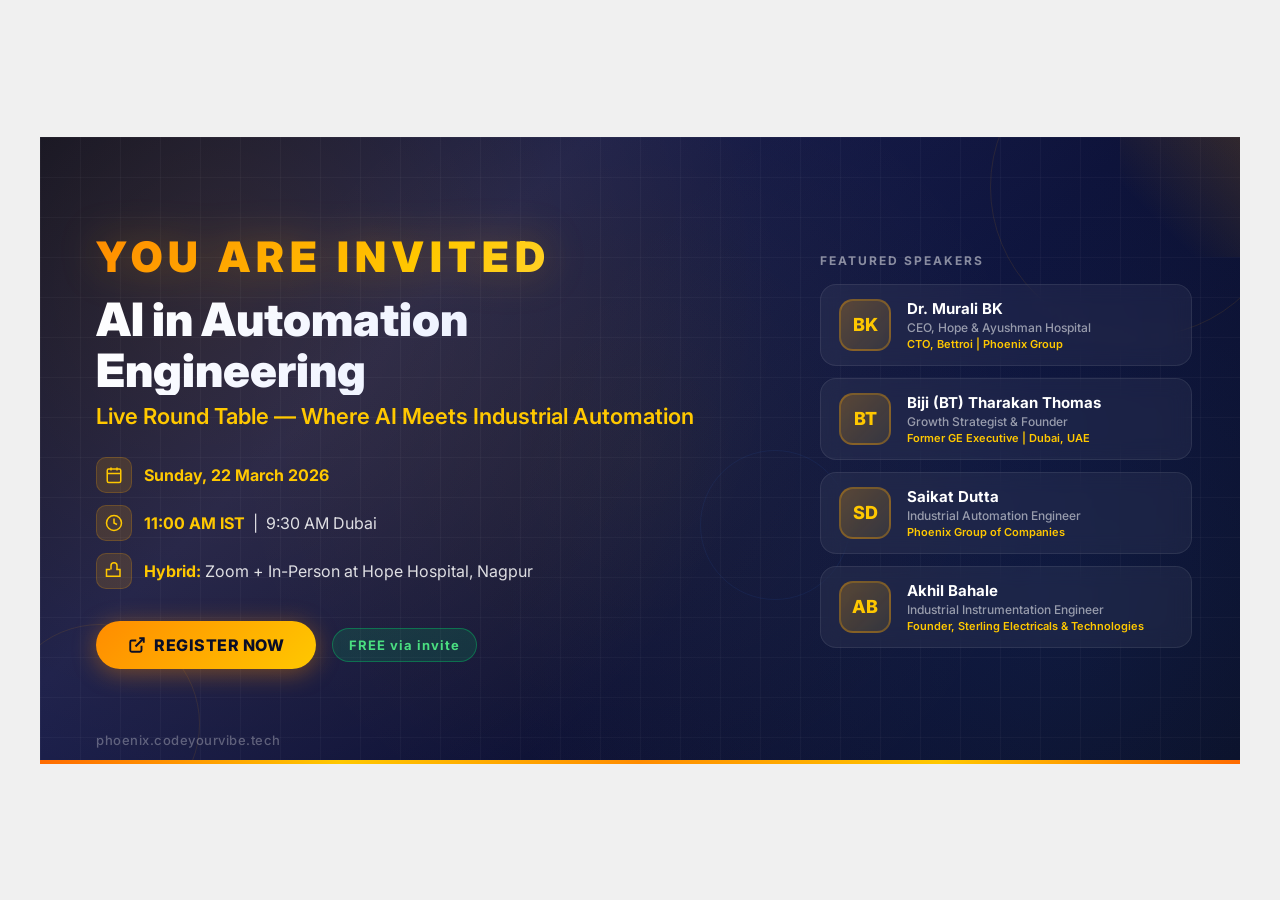
<file: linkedin-invite.html>
<!DOCTYPE html>
<html lang="en">
<head>
<meta charset="UTF-8">
<meta name="viewport" content="width=device-width, initial-scale=1.0">
<title>LinkedIn Invitation Card — AI in Automation Engineering</title>
<link href="https://fonts.googleapis.com/css2?family=Inter:wght@400;500;600;700;800;900&display=swap" rel="stylesheet">
<style>
  * { margin: 0; padding: 0; box-sizing: border-box; }
  body {
    display: flex;
    justify-content: center;
    align-items: center;
    min-height: 100vh;
    background: #f0f0f0;
    font-family: 'Inter', sans-serif;
  }

  .card {
    width: 1200px;
    height: 627px;
    position: relative;
    overflow: hidden;
    background: linear-gradient(135deg, #0a0e27 0%, #1a1f4e 30%, #0d1137 60%, #090c20 100%);
  }

  /* Animated mesh background */
  .card::before {
    content: '';
    position: absolute;
    inset: 0;
    background:
      radial-gradient(circle at 15% 25%, rgba(255, 165, 0, 0.12) 0%, transparent 50%),
      radial-gradient(circle at 85% 75%, rgba(59, 130, 246, 0.1) 0%, transparent 50%),
      radial-gradient(circle at 50% 50%, rgba(255, 200, 0, 0.05) 0%, transparent 60%);
  }

  /* Grid pattern */
  .card::after {
    content: '';
    position: absolute;
    inset: 0;
    background-image:
      linear-gradient(rgba(255,255,255,0.03) 1px, transparent 1px),
      linear-gradient(90deg, rgba(255,255,255,0.03) 1px, transparent 1px);
    background-size: 40px 40px;
  }

  .content {
    position: relative;
    z-index: 10;
    width: 100%;
    height: 100%;
    display: flex;
    padding: 0;
  }

  /* Left section */
  .left {
    flex: 1;
    padding: 48px 40px 48px 56px;
    display: flex;
    flex-direction: column;
    justify-content: center;
  }

  .invited {
    font-size: 42px;
    font-weight: 900;
    letter-spacing: 6px;
    text-transform: uppercase;
    background: linear-gradient(135deg, #ff8c00, #ffc800, #ffe066);
    -webkit-background-clip: text;
    background-clip: text;
    color: transparent;
    margin-bottom: 12px;
    text-shadow: none;
    filter: drop-shadow(0 0 20px rgba(255,165,0,0.3));
  }

  .badge {
    display: inline-flex;
    align-items: center;
    gap: 8px;
    background: linear-gradient(135deg, rgba(255,165,0,0.2), rgba(255,200,0,0.1));
    border: 1px solid rgba(255,165,0,0.3);
    border-radius: 30px;
    padding: 8px 20px;
    font-size: 13px;
    font-weight: 600;
    color: #ffc800;
    letter-spacing: 1.5px;
    text-transform: uppercase;
    width: fit-content;
    margin-bottom: 24px;
  }

  .badge-dot {
    width: 8px;
    height: 8px;
    border-radius: 50%;
    background: #ff6b00;
    box-shadow: 0 0 12px #ff6b00;
    animation: pulse 2s infinite;
  }

  @keyframes pulse {
    0%, 100% { opacity: 1; }
    50% { opacity: 0.4; }
  }

  .title {
    font-size: 46px;
    font-weight: 900;
    line-height: 1.1;
    margin-bottom: 8px;
    background: linear-gradient(135deg, #ffffff 0%, #e0e7ff 100%);
    -webkit-background-clip: text;
    background-clip: text;
    color: transparent;
  }

  .subtitle {
    font-size: 22px;
    font-weight: 600;
    color: #ffc800;
    margin-bottom: 28px;
  }

  .details {
    display: flex;
    flex-direction: column;
    gap: 12px;
    margin-bottom: 32px;
  }

  .detail-row {
    display: flex;
    align-items: center;
    gap: 12px;
    font-size: 16px;
    color: rgba(255,255,255,0.85);
  }

  .detail-icon {
    width: 36px;
    height: 36px;
    border-radius: 10px;
    background: rgba(255,165,0,0.15);
    border: 1px solid rgba(255,165,0,0.2);
    display: flex;
    align-items: center;
    justify-content: center;
    flex-shrink: 0;
  }

  .detail-icon svg {
    width: 18px;
    height: 18px;
  }

  .detail-label {
    font-weight: 700;
    color: #ffc800;
  }

  .cta-row {
    display: flex;
    align-items: center;
    gap: 16px;
  }

  .cta {
    display: inline-flex;
    align-items: center;
    gap: 8px;
    background: linear-gradient(135deg, #ff8c00, #ffc800);
    color: #0a0e27;
    font-weight: 800;
    font-size: 16px;
    padding: 14px 32px;
    border-radius: 50px;
    text-transform: uppercase;
    letter-spacing: 0.5px;
    box-shadow: 0 4px 24px rgba(255,140,0,0.4);
  }

  .free-tag {
    background: rgba(0,200,100,0.15);
    border: 1px solid rgba(0,200,100,0.4);
    color: #4ade80;
    font-weight: 700;
    font-size: 13px;
    padding: 8px 16px;
    border-radius: 30px;
    letter-spacing: 1px;
  }

  /* Right section — speakers */
  .right {
    width: 440px;
    padding: 40px 48px 40px 20px;
    display: flex;
    flex-direction: column;
    justify-content: center;
    gap: 12px;
  }

  .speakers-label {
    font-size: 12px;
    font-weight: 700;
    color: rgba(255,255,255,0.5);
    letter-spacing: 2px;
    text-transform: uppercase;
    margin-bottom: 4px;
  }

  .speaker {
    display: flex;
    align-items: center;
    gap: 16px;
    background: rgba(255,255,255,0.05);
    border: 1px solid rgba(255,255,255,0.08);
    border-radius: 16px;
    padding: 14px 18px;
    backdrop-filter: blur(10px);
    transition: all 0.3s;
  }

  .speaker:hover {
    background: rgba(255,165,0,0.08);
    border-color: rgba(255,165,0,0.2);
  }

  .avatar {
    width: 52px;
    height: 52px;
    border-radius: 14px;
    background: linear-gradient(135deg, rgba(255,165,0,0.25), rgba(255,200,0,0.1));
    border: 2px solid rgba(255,165,0,0.3);
    display: flex;
    align-items: center;
    justify-content: center;
    font-weight: 800;
    font-size: 18px;
    color: #ffc800;
    flex-shrink: 0;
  }

  .speaker-info {
    display: flex;
    flex-direction: column;
    gap: 2px;
  }

  .speaker-name {
    font-size: 15px;
    font-weight: 700;
    color: #ffffff;
  }

  .speaker-role {
    font-size: 12px;
    color: rgba(255,255,255,0.55);
    font-weight: 500;
  }

  .speaker-org {
    font-size: 11px;
    color: #ffc800;
    font-weight: 600;
  }

  /* Decorative elements */
  .deco-circle {
    position: absolute;
    border-radius: 50%;
    border: 1px solid rgba(255,165,0,0.1);
  }

  .deco-1 { width: 300px; height: 300px; top: -100px; right: -50px; }
  .deco-2 { width: 200px; height: 200px; bottom: -60px; left: -40px; }
  .deco-3 { width: 150px; height: 150px; top: 50%; left: 55%; border-color: rgba(59,130,246,0.08); }

  /* Corner accent */
  .corner-accent {
    position: absolute;
    top: 0;
    right: 0;
    width: 120px;
    height: 120px;
    background: linear-gradient(225deg, rgba(255,165,0,0.15), transparent 70%);
    z-index: 5;
  }

  .bottom-bar {
    position: absolute;
    bottom: 0;
    left: 0;
    right: 0;
    height: 4px;
    background: linear-gradient(90deg, #ff6b00, #ffc800, #ff8c00, #ffc800, #ff6b00);
    z-index: 20;
  }

  /* URL watermark */
  .url {
    position: absolute;
    bottom: 16px;
    left: 56px;
    font-size: 13px;
    color: rgba(255,255,255,0.3);
    font-weight: 500;
    z-index: 20;
    letter-spacing: 0.5px;
  }
</style>
</head>
<body>

<div class="card">
  <!-- Decorative circles -->
  <div class="deco-circle deco-1"></div>
  <div class="deco-circle deco-2"></div>
  <div class="deco-circle deco-3"></div>
  <div class="corner-accent"></div>
  <div class="bottom-bar"></div>

  <div class="content">
    <!-- Left: Event Info -->
    <div class="left">
      <div class="invited">YOU ARE INVITED</div>

      <div class="title">AI in Automation<br>Engineering</div>
      <div class="subtitle">Live Round Table &mdash; Where AI Meets Industrial Automation</div>

      <div class="details">
        <div class="detail-row">
          <div class="detail-icon">
            <svg fill="none" stroke="#ffc800" stroke-width="2" viewBox="0 0 24 24"><rect x="3" y="4" width="18" height="18" rx="2"/><line x1="16" y1="2" x2="16" y2="6"/><line x1="8" y1="2" x2="8" y2="6"/><line x1="3" y1="10" x2="21" y2="10"/></svg>
          </div>
          <span><span class="detail-label">Sunday, 22 March 2026</span></span>
        </div>
        <div class="detail-row">
          <div class="detail-icon">
            <svg fill="none" stroke="#ffc800" stroke-width="2" viewBox="0 0 24 24"><circle cx="12" cy="12" r="10"/><polyline points="12,6 12,12 16,14"/></svg>
          </div>
          <span><span class="detail-label">11:00 AM IST</span> &nbsp;|&nbsp; 9:30 AM Dubai</span>
        </div>
        <div class="detail-row">
          <div class="detail-icon">
            <svg fill="none" stroke="#ffc800" stroke-width="2" viewBox="0 0 24 24"><path d="M15 10l5 0 0 9-18 0 0-9 5 0"/><path d="M8 10V5a4 4 0 118 0v5"/></svg>
          </div>
          <span><span class="detail-label">Hybrid:</span> Zoom + In-Person at Hope Hospital, Nagpur</span>
        </div>
      </div>

      <div class="cta-row">
        <div class="cta">
          <svg width="18" height="18" fill="none" stroke="currentColor" stroke-width="2.5" viewBox="0 0 24 24"><path d="M18 13v6a2 2 0 01-2 2H5a2 2 0 01-2-2V8a2 2 0 012-2h6"/><polyline points="15,3 21,3 21,9"/><line x1="10" y1="14" x2="21" y2="3"/></svg>
          Register Now
        </div>
        <div class="free-tag">FREE via invite</div>
      </div>
    </div>

    <!-- Right: Speakers -->
    <div class="right">
      <div class="speakers-label">Featured Speakers</div>

      <div class="speaker">
        <div class="avatar">BK</div>
        <div class="speaker-info">
          <div class="speaker-name">Dr. Murali BK</div>
          <div class="speaker-role">CEO, Hope & Ayushman Hospital</div>
          <div class="speaker-org">CTO, Bettroi | Phoenix Group</div>
        </div>
      </div>

      <div class="speaker">
        <div class="avatar">BT</div>
        <div class="speaker-info">
          <div class="speaker-name">Biji (BT) Tharakan Thomas</div>
          <div class="speaker-role">Growth Strategist & Founder</div>
          <div class="speaker-org">Former GE Executive | Dubai, UAE</div>
        </div>
      </div>

      <div class="speaker">
        <div class="avatar">SD</div>
        <div class="speaker-info">
          <div class="speaker-name">Saikat Dutta</div>
          <div class="speaker-role">Industrial Automation Engineer</div>
          <div class="speaker-org">Phoenix Group of Companies</div>
        </div>
      </div>

      <div class="speaker">
        <div class="avatar">AB</div>
        <div class="speaker-info">
          <div class="speaker-name">Akhil Bahale</div>
          <div class="speaker-role">Industrial Instrumentation Engineer</div>
          <div class="speaker-org">Founder, Sterling Electricals & Technologies</div>
        </div>
      </div>
    </div>
  </div>

  <div class="url">phoenix.codeyourvibe.tech</div>
</div>

</body>
</html>
</file>
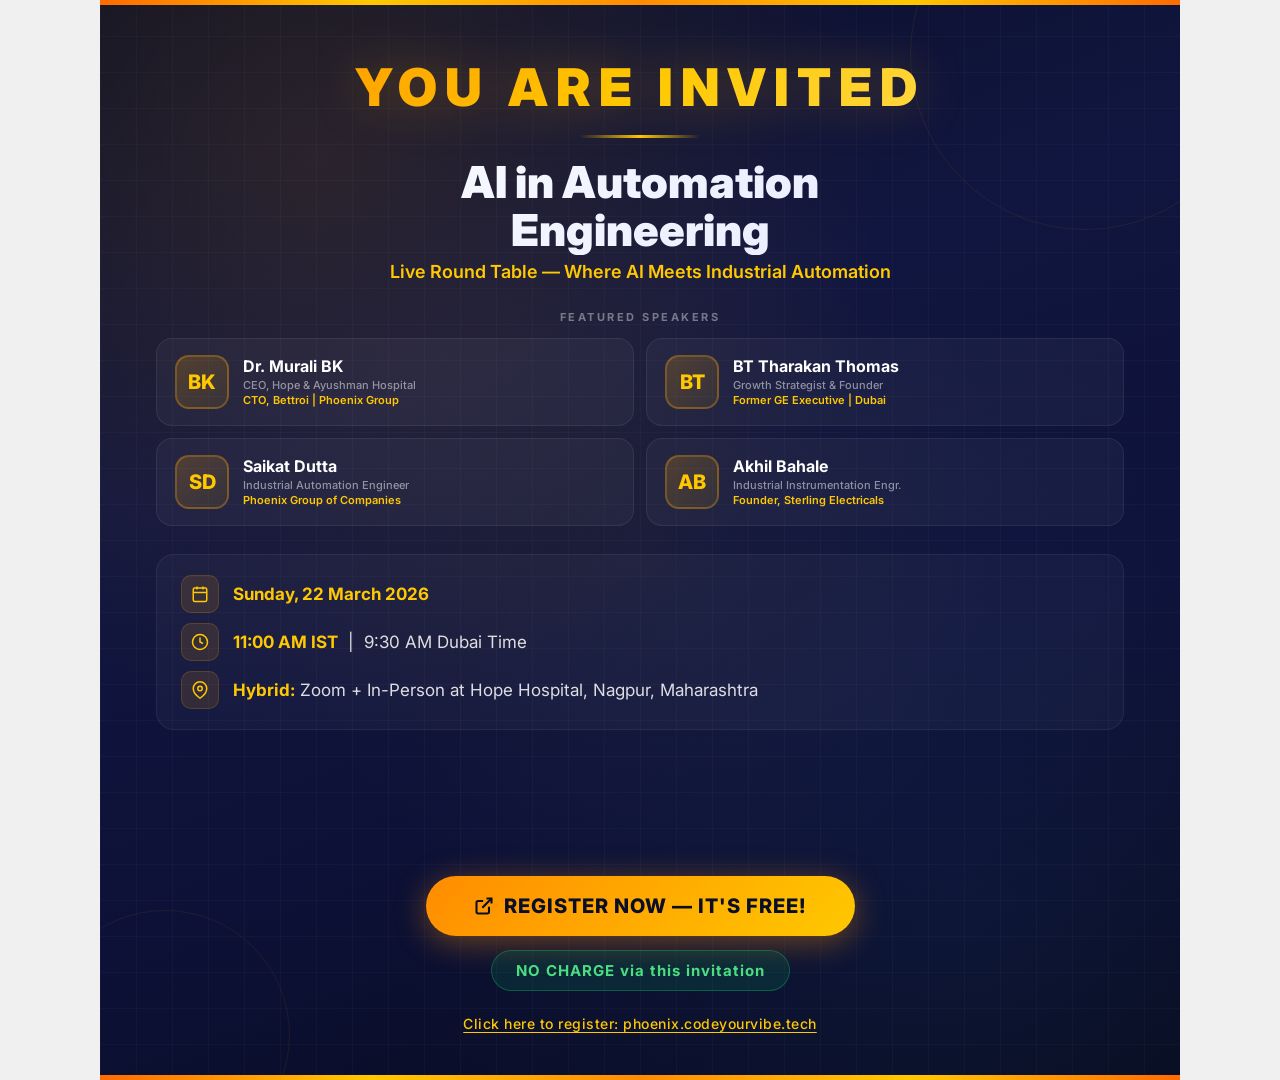
<file: linkedin-poster.html>
<!DOCTYPE html>
<html lang="en">
<head>
<meta charset="UTF-8">
<title>AI in Automation Engineering — Poster</title>
<link href="https://fonts.googleapis.com/css2?family=Inter:wght@400;500;600;700;800;900&display=swap" rel="stylesheet">
<style>
  * { margin: 0; padding: 0; box-sizing: border-box; }
  body {
    display: flex;
    justify-content: center;
    align-items: center;
    min-height: 100vh;
    background: #f0f0f0;
    font-family: 'Inter', sans-serif;
  }

  .card {
    width: 1080px;
    height: 1080px;
    position: relative;
    overflow: hidden;
    background: linear-gradient(160deg, #0a0e27 0%, #111640 35%, #0d1137 65%, #070a1a 100%);
  }

  .card::before {
    content: '';
    position: absolute;
    inset: 0;
    background:
      radial-gradient(circle at 20% 15%, rgba(255,165,0,0.12) 0%, transparent 45%),
      radial-gradient(circle at 80% 85%, rgba(59,130,246,0.08) 0%, transparent 45%),
      radial-gradient(circle at 50% 50%, rgba(255,200,0,0.04) 0%, transparent 50%);
  }

  .card::after {
    content: '';
    position: absolute;
    inset: 0;
    background-image:
      linear-gradient(rgba(255,255,255,0.025) 1px, transparent 1px),
      linear-gradient(90deg, rgba(255,255,255,0.025) 1px, transparent 1px);
    background-size: 36px 36px;
  }

  .content {
    position: relative;
    z-index: 10;
    width: 100%;
    height: 100%;
    display: flex;
    flex-direction: column;
    padding: 56px 56px 48px;
  }

  /* YOU ARE INVITED */
  .invited {
    font-size: 52px;
    font-weight: 900;
    letter-spacing: 8px;
    text-transform: uppercase;
    text-align: center;
    background: linear-gradient(135deg, #ff8c00, #ffc800, #ffe066);
    -webkit-background-clip: text;
    background-clip: text;
    color: transparent;
    filter: drop-shadow(0 0 24px rgba(255,165,0,0.3));
    margin-bottom: 16px;
  }

  .divider {
    width: 120px;
    height: 3px;
    background: linear-gradient(90deg, transparent, #ffc800, transparent);
    margin: 0 auto 20px;
  }

  .title {
    font-size: 44px;
    font-weight: 900;
    line-height: 1.1;
    text-align: center;
    background: linear-gradient(135deg, #ffffff, #e0e7ff);
    -webkit-background-clip: text;
    background-clip: text;
    color: transparent;
    margin-bottom: 6px;
  }

  .subtitle {
    font-size: 18px;
    font-weight: 600;
    color: #ffc800;
    text-align: center;
    margin-bottom: 28px;
  }

  /* Speakers grid */
  .speakers-label {
    font-size: 11px;
    font-weight: 700;
    color: rgba(255,255,255,0.4);
    letter-spacing: 2.5px;
    text-transform: uppercase;
    text-align: center;
    margin-bottom: 14px;
  }

  .speakers {
    display: grid;
    grid-template-columns: 1fr 1fr;
    gap: 12px;
    margin-bottom: 28px;
  }

  .speaker {
    display: flex;
    align-items: center;
    gap: 14px;
    background: rgba(255,255,255,0.04);
    border: 1px solid rgba(255,255,255,0.07);
    border-radius: 16px;
    padding: 16px 18px;
  }

  .avatar {
    width: 54px;
    height: 54px;
    border-radius: 14px;
    background: linear-gradient(135deg, rgba(255,165,0,0.2), rgba(255,200,0,0.08));
    border: 2px solid rgba(255,165,0,0.3);
    display: flex;
    align-items: center;
    justify-content: center;
    font-weight: 800;
    font-size: 20px;
    color: #ffc800;
    flex-shrink: 0;
  }

  .speaker-name {
    font-size: 16px;
    font-weight: 700;
    color: #fff;
  }

  .speaker-role {
    font-size: 11px;
    color: rgba(255,255,255,0.5);
    font-weight: 500;
    margin-top: 2px;
  }

  .speaker-org {
    font-size: 11px;
    color: #ffc800;
    font-weight: 600;
    margin-top: 1px;
  }

  /* Details */
  .details {
    display: flex;
    flex-direction: column;
    gap: 10px;
    margin-bottom: 28px;
    background: rgba(255,255,255,0.03);
    border: 1px solid rgba(255,255,255,0.06);
    border-radius: 18px;
    padding: 20px 24px;
  }

  .detail-row {
    display: flex;
    align-items: center;
    gap: 14px;
    font-size: 17px;
    color: rgba(255,255,255,0.85);
  }

  .detail-icon {
    width: 38px;
    height: 38px;
    border-radius: 10px;
    background: rgba(255,165,0,0.12);
    border: 1px solid rgba(255,165,0,0.18);
    display: flex;
    align-items: center;
    justify-content: center;
    flex-shrink: 0;
  }

  .detail-icon svg {
    width: 18px;
    height: 18px;
  }

  .detail-label {
    font-weight: 700;
    color: #ffc800;
  }

  /* CTA */
  .cta-section {
    display: flex;
    flex-direction: column;
    align-items: center;
    gap: 14px;
    margin-top: auto;
  }

  .cta {
    display: inline-flex;
    align-items: center;
    gap: 10px;
    background: linear-gradient(135deg, #ff8c00, #ffc800);
    color: #0a0e27;
    font-weight: 800;
    font-size: 20px;
    padding: 18px 48px;
    border-radius: 50px;
    text-transform: uppercase;
    letter-spacing: 1px;
    box-shadow: 0 6px 32px rgba(255,140,0,0.4);
    text-decoration: none;
  }

  .free-tag {
    background: rgba(0,200,100,0.12);
    border: 1px solid rgba(0,200,100,0.35);
    color: #4ade80;
    font-weight: 700;
    font-size: 15px;
    padding: 10px 24px;
    border-radius: 30px;
    letter-spacing: 1px;
  }

  .scan-text {
    font-size: 13px;
    color: rgba(255,255,255,0.35);
    margin-top: 4px;
  }

  /* Decorative */
  .deco-circle {
    position: absolute;
    border-radius: 50%;
    border: 1px solid rgba(255,165,0,0.08);
    z-index: 1;
  }
  .deco-1 { width: 350px; height: 350px; top: -120px; right: -80px; }
  .deco-2 { width: 250px; height: 250px; bottom: -80px; left: -60px; }

  .bottom-bar {
    position: absolute;
    bottom: 0;
    left: 0;
    right: 0;
    height: 5px;
    background: linear-gradient(90deg, #ff6b00, #ffc800, #ff8c00, #ffc800, #ff6b00);
    z-index: 20;
  }

  .top-bar {
    position: absolute;
    top: 0;
    left: 0;
    right: 0;
    height: 5px;
    background: linear-gradient(90deg, #ff6b00, #ffc800, #ff8c00, #ffc800, #ff6b00);
    z-index: 20;
  }

  .register-link {
    text-align: center;
    font-size: 14px;
    color: #ffc800;
    font-weight: 500;
    letter-spacing: 0.5px;
    margin-top: 10px;
    text-decoration: underline;
    text-underline-offset: 3px;
  }
</style>
</head>
<body>

<div class="card">
  <div class="deco-circle deco-1"></div>
  <div class="deco-circle deco-2"></div>
  <div class="top-bar"></div>
  <div class="bottom-bar"></div>

  <div class="content">
    <div class="invited">YOU ARE INVITED</div>
    <div class="divider"></div>

    <div class="title">AI in Automation<br>Engineering</div>
    <div class="subtitle">Live Round Table &mdash; Where AI Meets Industrial Automation</div>

    <div class="speakers-label">Featured Speakers</div>
    <div class="speakers">
      <div class="speaker">
        <div class="avatar">BK</div>
        <div>
          <div class="speaker-name">Dr. Murali BK</div>
          <div class="speaker-role">CEO, Hope & Ayushman Hospital</div>
          <div class="speaker-org">CTO, Bettroi | Phoenix Group</div>
        </div>
      </div>
      <div class="speaker">
        <div class="avatar">BT</div>
        <div>
          <div class="speaker-name">BT Tharakan Thomas</div>
          <div class="speaker-role">Growth Strategist & Founder</div>
          <div class="speaker-org">Former GE Executive | Dubai</div>
        </div>
      </div>
      <div class="speaker">
        <div class="avatar">SD</div>
        <div>
          <div class="speaker-name">Saikat Dutta</div>
          <div class="speaker-role">Industrial Automation Engineer</div>
          <div class="speaker-org">Phoenix Group of Companies</div>
        </div>
      </div>
      <div class="speaker">
        <div class="avatar">AB</div>
        <div>
          <div class="speaker-name">Akhil Bahale</div>
          <div class="speaker-role">Industrial Instrumentation Engr.</div>
          <div class="speaker-org">Founder, Sterling Electricals</div>
        </div>
      </div>
    </div>

    <div class="details">
      <div class="detail-row">
        <div class="detail-icon">
          <svg fill="none" stroke="#ffc800" stroke-width="2" viewBox="0 0 24 24"><rect x="3" y="4" width="18" height="18" rx="2"/><line x1="16" y1="2" x2="16" y2="6"/><line x1="8" y1="2" x2="8" y2="6"/><line x1="3" y1="10" x2="21" y2="10"/></svg>
        </div>
        <span><span class="detail-label">Sunday, 22 March 2026</span></span>
      </div>
      <div class="detail-row">
        <div class="detail-icon">
          <svg fill="none" stroke="#ffc800" stroke-width="2" viewBox="0 0 24 24"><circle cx="12" cy="12" r="10"/><polyline points="12,6 12,12 16,14"/></svg>
        </div>
        <span><span class="detail-label">11:00 AM IST</span> &nbsp;|&nbsp; 9:30 AM Dubai Time</span>
      </div>
      <div class="detail-row">
        <div class="detail-icon">
          <svg fill="none" stroke="#ffc800" stroke-width="2" viewBox="0 0 24 24"><path d="M21 10c0 7-9 13-9 13s-9-6-9-13a9 9 0 0118 0z"/><circle cx="12" cy="10" r="3"/></svg>
        </div>
        <span><span class="detail-label">Hybrid:</span> Zoom + In-Person at Hope Hospital, Nagpur, Maharashtra</span>
      </div>
    </div>

    <div class="cta-section">
      <a class="cta" href="https://us06web.zoom.us/meeting/register/kcmlTLqzS5SE0fDQ6vLh6g#/registration" target="_blank" rel="noopener">
        <svg width="20" height="20" fill="none" stroke="currentColor" stroke-width="2.5" viewBox="0 0 24 24"><path d="M18 13v6a2 2 0 01-2 2H5a2 2 0 01-2-2V8a2 2 0 012-2h6"/><polyline points="15,3 21,3 21,9"/><line x1="10" y1="14" x2="21" y2="3"/></svg>
        Register Now — It's Free!
      </a>
      <div class="free-tag">NO CHARGE via this invitation</div>
      <a class="register-link" href="https://us06web.zoom.us/meeting/register/kcmlTLqzS5SE0fDQ6vLh6g#/registration" target="_blank" rel="noopener">Click here to register: phoenix.codeyourvibe.tech</a>
    </div>
  </div>
</div>

</body>
</html>
</file>
